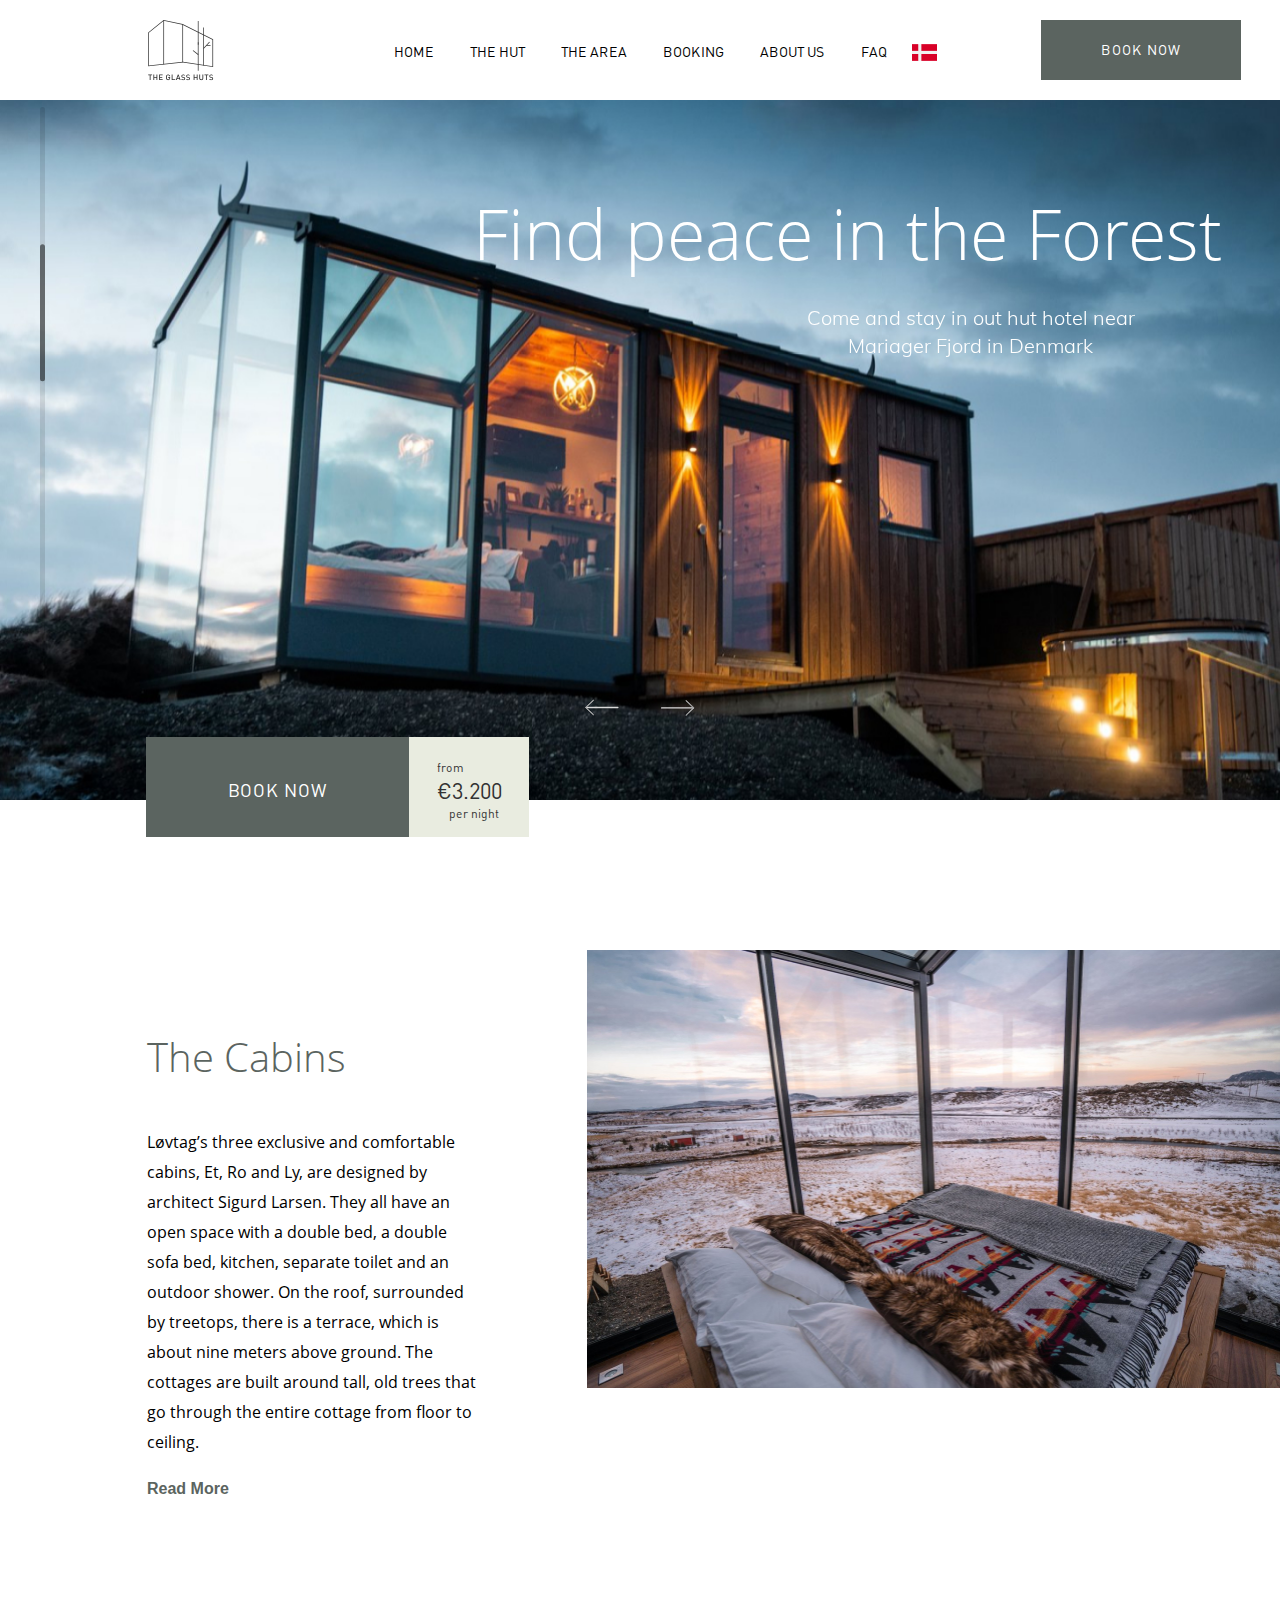
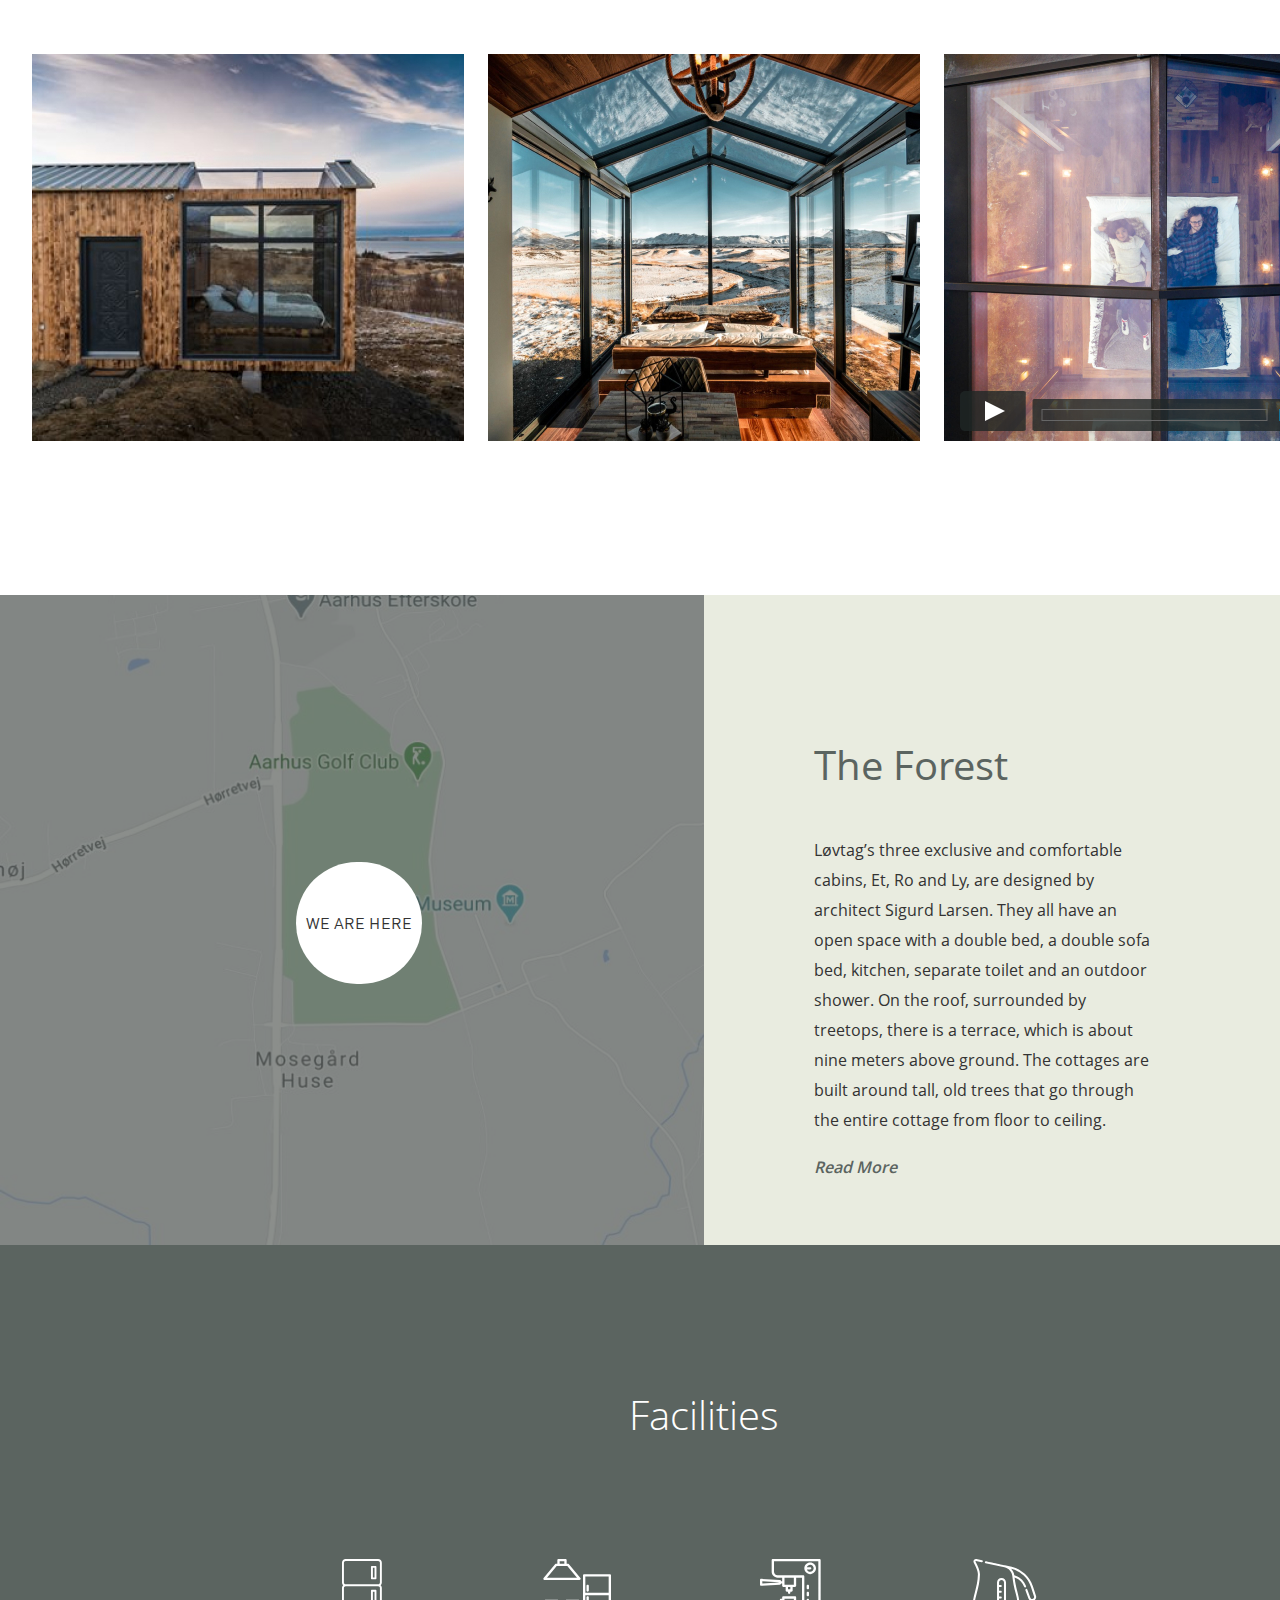
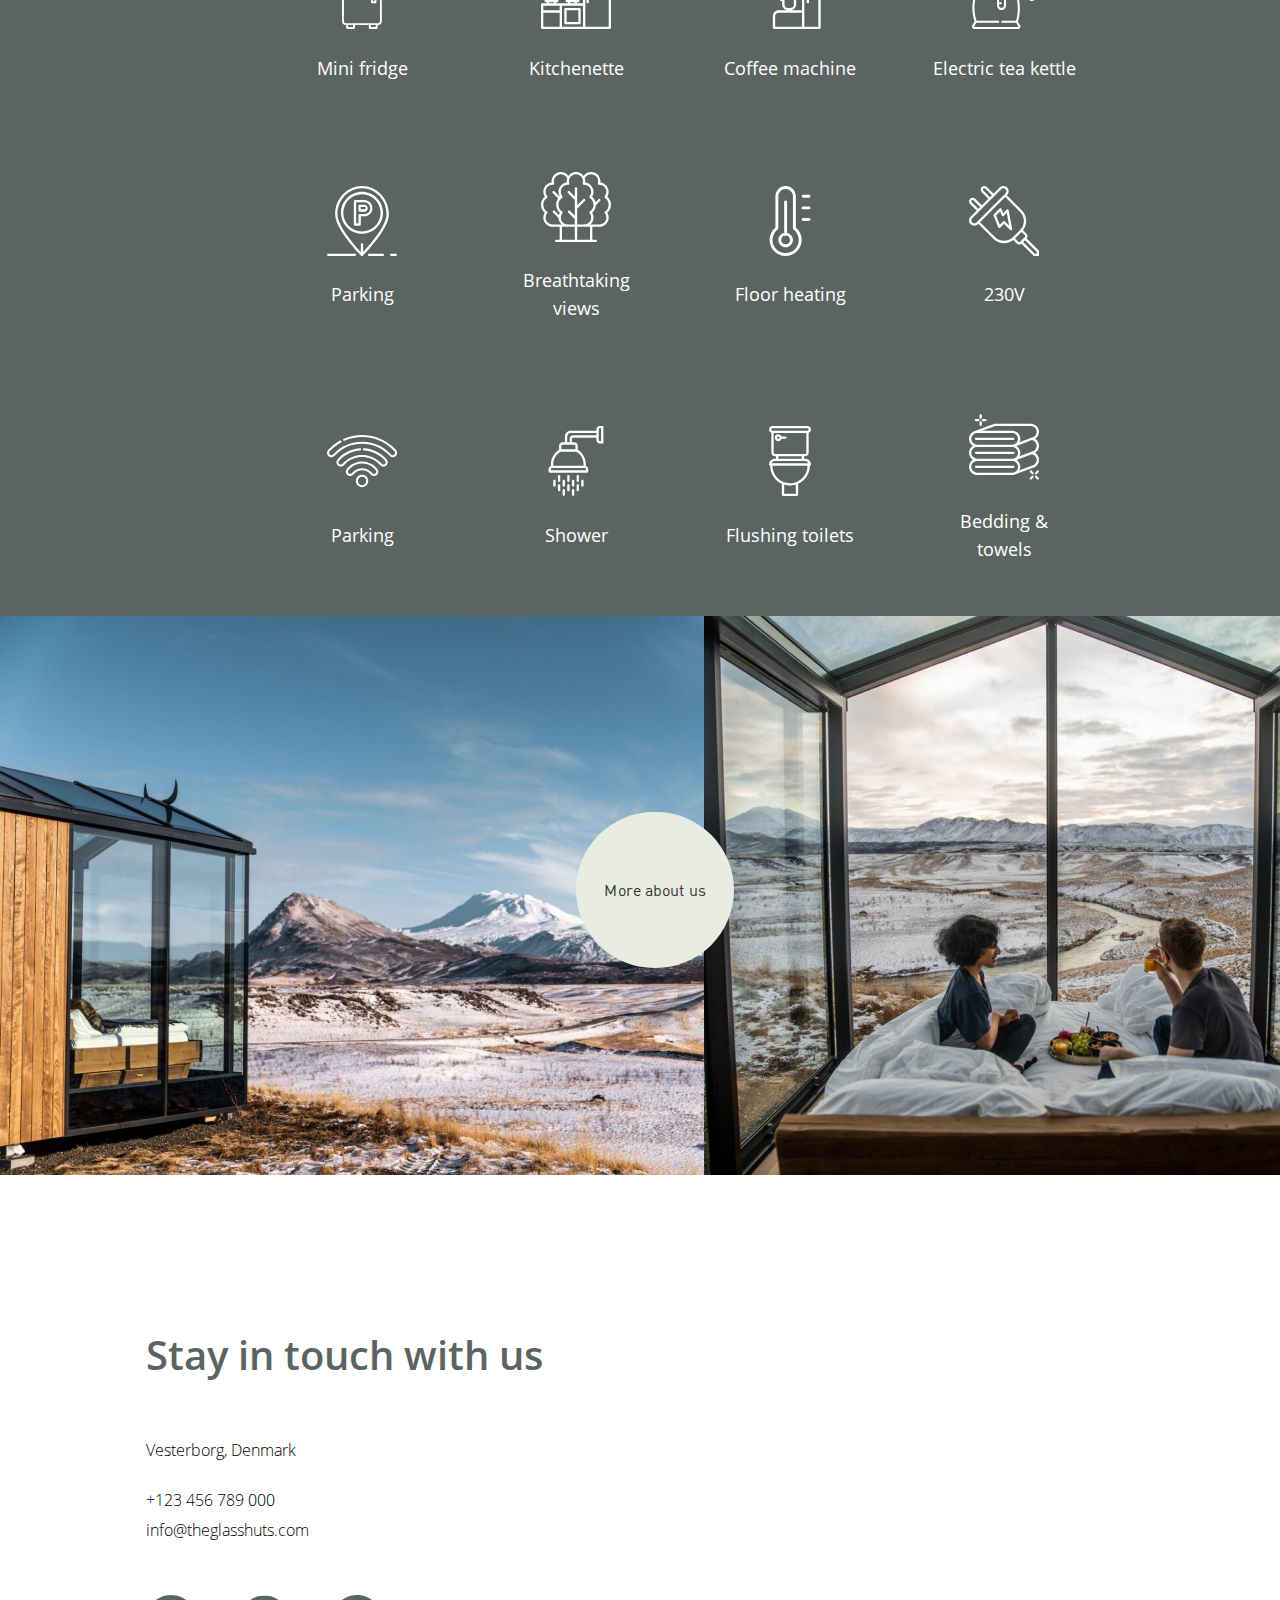
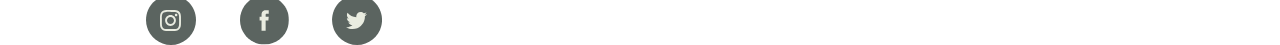
<file: index.html>
<!DOCTYPE html>
<html lang="ru">
<head>
    <meta charset="UTF-8">
    <meta name="viewport" content="width=device-width, initial-scale=1">
    <title>Home</title>
    <link rel="stylesheet" href="css/normalize.css">
    <link rel="stylesheet" href="https://cdn.jsdelivr.net/npm/swiper@8/swiper-bundle.min.css">
    <link rel="stylesheet" href="css/style.css">

</head>
<body>
<header class="header">
    <div class="nav-menu">
        <div class="mini-mobile">
            <div class="mini-mobile__tabs" id="hamb">
                <span class="tab"></span>
                <span class="tab"></span>
                <span class="tab"></span>
            </div>
        </div>
        <div class="section" id="section"></div>
        <a class="nav-menu__logo">
            <img src="img/logo.svg" alt="Логотип" width="70" height="61">
        </a>

        <nav class="nav">
            <ul class="nav__list" id="menu">
                <li><a class="nav__list-item" href="#">Home</a></li>
                <li><a class="nav__list-item" href="#">The hut</a></li>
                <li><a class="nav__list-item" href="#">The area</a></li>
                <li><a class="nav__list-item" href="#">Booking</a></li>
                <li><a class="nav__list-item" href="#">About us</a></li>
                <li><a class="nav__list-item" href="#">Faq</a></li>
            </ul>
            <div class="languages">
                <div class="languages__list">
                    <a class="languages__item languages__item--active" href="#">
                        <img src="img/denmark.png" alt="denmark" width="25" height="25">
                    </a>
                    <a class="languages__item" href="#">
                        <img src="img/russia.png" alt="rus" width="25" height="25">
                    </a>
                </div>
            </div>
        </nav>
        <div class="button">
            <button class="button button--book">Book now</button>
        </div>
    </div>
    <div class="carousel">
        <div class="main-slider swiper">
            <!-- Обёртка свипера -->
            <div class="swiper-wrapper">
                <!-- Cлайды -->
                <div class="swiper-slide"><img src="img/01-cs.jpg" alt="" width="1400" height="768"></div>
                <div class="swiper-slide"><img src="img/03-cs.jpg" alt="" width="1400" height="768"></div>
                <div class="swiper-slide"><img src="img/06-cs.jpg" alt="" width="1400" height="768"></div>
            </div>

            <div class="slider-control">
                <div class="slider-control__btn-prev">
                    <svg width="35" height="17" viewBox="0 0 35 17" xmlns="http://www.w3.org/2000/svg">
                        <path d="M33.414 9.18187H1.65302C1.31106 9.18187 1.03353 8.87642 1.03353 8.50006C1.03353 8.12369 1.31106 7.81824 1.65302 7.81824H33.414C33.756 7.81824 34.0335 8.12369 34.0335 8.50006C34.0335 8.87642 33.756 9.18187 33.414 9.18187Z"
                              fill="#DADADA"/>
                        <path d="M8.87947 16C8.80211 16 8.72475 15.9718 8.66552 15.916L1.08824 8.70203C1.03203 8.64794 1 8.57487 1 8.49835C1 8.42182 1.03203 8.34875 1.08824 8.29467L8.66612 1.08415C8.78398 0.971951 8.97557 0.971951 9.09343 1.08415C9.21128 1.19634 9.21128 1.37874 9.09343 1.49093L1.7295 8.49835L9.09343 15.5086C9.21128 15.6208 9.21128 15.8032 9.09343 15.9154C9.0342 15.9718 8.95683 16 8.87947 16Z"
                              stroke="#DADADA" stroke-width="0.681818"/>
                    </svg>
                </div>
                <div class="slider-control__btn-next">
                    <svg width="35" height="17" viewBox="0 0 35 17" xmlns="http://www.w3.org/2000/svg">
                        <path d="M33.414 9.18187H1.65302C1.31106 9.18187 1.03353 8.87642 1.03353 8.50006C1.03353 8.12369 1.31106 7.81824 1.65302 7.81824H33.414C33.756 7.81824 34.0335 8.12369 34.0335 8.50006C34.0335 8.87642 33.756 9.18187 33.414 9.18187Z"
                              fill="#DADADA"/>
                        <path d="M8.87947 16C8.80211 16 8.72475 15.9718 8.66552 15.916L1.08824 8.70203C1.03203 8.64794 1 8.57487 1 8.49835C1 8.42182 1.03203 8.34875 1.08824 8.29467L8.66612 1.08415C8.78398 0.971951 8.97557 0.971951 9.09343 1.08415C9.21128 1.19634 9.21128 1.37874 9.09343 1.49093L1.7295 8.49835L9.09343 15.5086C9.21128 15.6208 9.21128 15.8032 9.09343 15.9154C9.0342 15.9718 8.95683 16 8.87947 16Z"
                              stroke="#DADADA" stroke-width="0.681818"/>
                    </svg>
                </div>
            </div>
            <!-- Скролл -->
            <div class="slider-scroll swiper-scrollbar"></div>

            <div class="slider-text">
                <h1 class="slider-text__title">Find peace in the Forest</h1>
                <p class="slider-text__description">Come and stay in out hut hotel near<br> Mariager Fjord in Denmark
                </p>
            </div>
        </div>

        <div class="sale">
            <div class="sale--left">
                <button class="sale__btn">Book now</button>
            </div>
            <div class="sale--right">
                <div class="sale__content--right">
                    <span>from</span>
                    <span class="sale--right sale__text-value">€3.200</span>
                    <span class="sale--right sale__text--per">per night</span>
                </div>
            </div>
        </div>
    </div>
</header>
<main>
    <section class="content">
        <div class="aside">
            <h2 class="aside__title">The Cabins</h2>
            <p class="aside__description">Løvtag’s three exclusive and comfortable cabins, Et, Ro and Ly, are designed
                by
                architect Sigurd Larsen. They all have an open space with a double bed, a double sofa bed, kitchen,
                separate toilet and an outdoor shower. On the roof, surrounded by treetops, there is a terrace, which is
                about nine meters above ground. The cottages are built around tall, old trees that go through the entire
                cottage from floor to ceiling.</p>
            <a class="aside__link" href="#">Read More</a>
        </div>
        <div class="picture">
            <img src="img/cabins.jpg" alt="picture" width="693" height="438">
        </div>
    </section>
    <section class="media">
        <img class="media__img" src="img/house01.jpg" alt="">
        <img class="media__img" src="img/house02.jpg" alt="">
        <div class="media-video">
            <img class="media-video__img" src="img/house03.jpg" alt="">
            <img class="media-video__player" src="img/video.png" alt="">
        </div>
    </section>
    <section class="content-main content">
        <div class="content-map">
            <img class="content-map__img" src="img/screen.jpg" alt="" width="704" height="650">
            <a class="content-map__link" href="">We are here</a>
        </div>
        <div class="content-text">
            <h2 class="content-text__title">The Forest</h2>
            <p class="content-text__description">Løvtag’s three exclusive and comfortable cabins, Et, Ro and Ly, are
                designed by architect Sigurd Larsen.
                They all have an open space with a double bed, a double sofa bed, kitchen, separate toilet and an
                outdoor shower. On the roof, surrounded by treetops, there is a terrace, which is about nine meters
                above ground. The cottages are built around tall, old trees that go through the entire cottage from
                floor to ceiling.</p>
            <a class="content-text__link" href="#">Read More</a>
        </div>
    </section>
    <section class="facilities">
        <h2 class="facilities__title">Facilities</h2>
        <div class="facilities__container">

            <div class="facilities__container-item">
                <img src="img/fridge.svg" alt="" width="70" height="70">
                <p class="facilities__container-item-name">Mini fridge</p>
            </div>
            <div class="facilities__container-item">
                <img src="img/kitchen.svg" alt="" width="70" height="70">
                <p class="facilities__container-item-name">Kitchenette</p>
            </div>
            <div class="facilities__container-item">
                <img src="img/coffee.svg" alt="" width="70" height="70">
                <p class="facilities__container-item-name">Coffee machine</p>
            </div>
            <div class="facilities__container-item">
                <img src="img/frame.svg" alt="" width="70" height="70">
                <p class="facilities__container-item-name">Electric tea kettle</p>
            </div>
            <div class="facilities__container-item">
                <img src="img/park.svg" alt="" width="70" height="70">
                <p class="facilities__container-item-name">Parking</p>
            </div>
            <div class="facilities__container-item">
                <img src="img/trees.svg" alt="" width="70" height="70">
                <p class="facilities__container-item-name">Breathtaking views</p>
            </div>
            <div class="facilities__container-item">
                <img src="img/temperature.svg" alt="" width="70" height="70">
                <p class="facilities__container-item-name">Floor heating</p>
            </div>
            <div class="facilities__container-item">
                <img src="img/plug.svg" alt="" width="70" height="70">
                <p class="facilities__container-item-name">230V</p>
            </div>
            <div class="facilities__container-item">
                <img src="img/wi-fi.svg" alt="" width="71" height="70">
                <p class="facilities__container-item-name">Parking</p>
            </div>
            <div class="facilities__container-item">
                <img src="img/shower.svg" alt="" width="70" height="70">
                <p class="facilities__container-item-name">Shower</p>
            </div>

            <div class="facilities__container-item">
                <img src="img/toilet.svg" alt="" width="70" height="70">
                <p class="facilities__container-item-name">Flushing toilets</p>
            </div>

            <div class="facilities__container-item">
                <img src="img/towels.svg" alt="" width="70" height="70">
                <p class="facilities__container-item-name">Bedding & towels</p>
            </div>

        </div>
    </section>
    <section class="content-photo">
        <img src="img/the-cabins.jpg" alt="" width="704" height="559">
        <img src="img/unique-panorama.jpg" alt="" width="704" height="559">
        <a class="content-photo__link" href="#">More about us</a>
    </section>
    <section class="advertisement">
        <div class="advertisement-connection">
            <h2 class="advertisement-connection__title">Stay in touch with us</h2>
            <p class="advertisement-connection__text advertisement-connection__text-place"> Vesterborg, Denmark</p>
            <p class="advertisement-connection__text advertisement-connection__text-telephone">+123 456 789 000</p>
            <p class="advertisement-connection__text advertisement-connection__text-mail">info@theglasshuts.com</p>

            <div class="advertisement-connection__socials">
                <img class="advertisement-connection__socials-icon" src="img/instagram.svg" alt="" width="50" height="50">
                <img class="advertisement-connection__socials-icon" src="img/facebook.svg" alt="" width="50" height="50">
                <img class="advertisement-connection__socials-icon" src="img/twitter.svg" alt="" width="50" height="50">
            </div>
        </div>

    </section>
</main>
<footer></footer>
<script src="https://cdn.jsdelivr.net/npm/swiper@8/swiper-bundle.min.js"></script>
<script src="script.js"></script>
</body>
</html>
</file>
<file: css/style.css>
@import url('fonts.css');
@import url('header.css');
@import url('main.css');
* {
    margin: 0;
    padding: 0;
}
</file>
